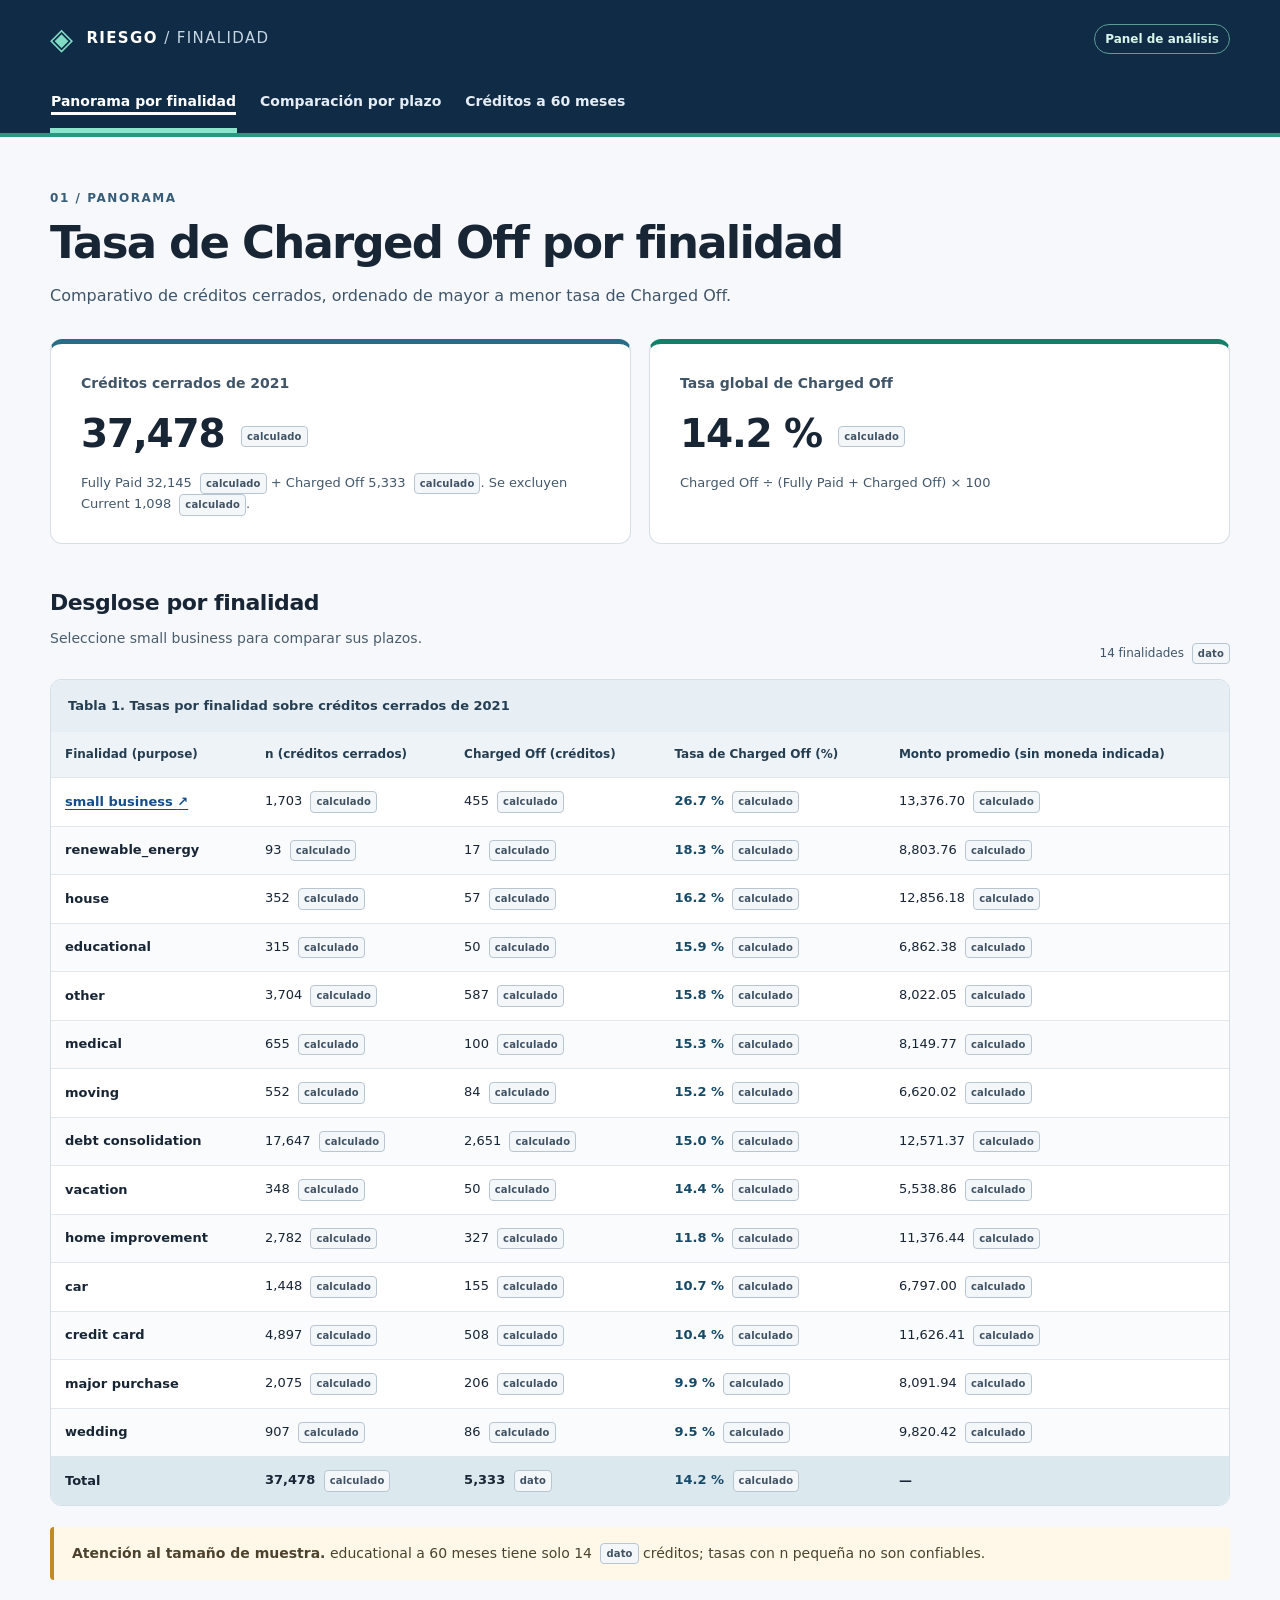
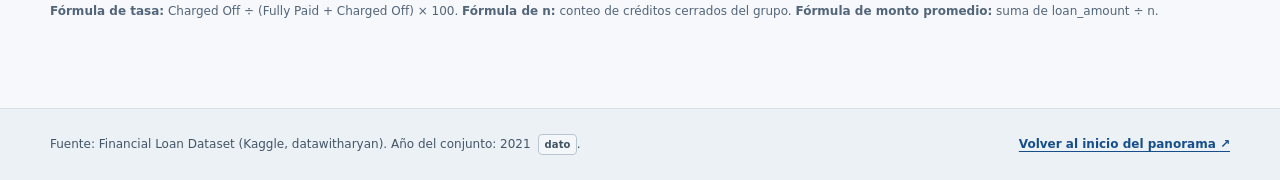
<file: index.html>
<!doctype html>
<html lang="es">
<head>
<meta charset="utf-8">
<meta name="viewport" content="width=device-width, initial-scale=1">
<meta name="description" content="Panel de riesgo por finalidad y plazo de créditos cerrados.">
<title>Tasa de Charged Off por finalidad | Panel de Riesgo por Finalidad</title>
<link rel="stylesheet" href="estilos.css">
</head>
<body>
<a class="saltar" href="#contenido">Saltar al contenido principal</a>
<header id="inicio" class="cabecera"><div class="ancho">
<div class="marca"><span class="marca-simbolo" aria-hidden="true">◈</span><span>RIESGO <span class="marca-fina">/ FINALIDAD</span></span><span class="chip">Panel de análisis</span></div>
<nav aria-label="Navegación principal"><a href="index.html" class="activo" aria-current="page">Panorama por finalidad</a><a href="finalidad.html">Comparación por plazo</a><a href="plazo-60.html">Créditos a 60 meses</a></nav>
</div></header>
<main id="contenido" class="ancho"><div class="contenido"><div class="seccion-etiqueta">01 / Panorama</div><h1>Tasa de Charged Off por finalidad</h1><p class="bajada">Comparativo de créditos cerrados, ordenado de mayor a menor tasa de Charged Off.</p><div class="resumen"><div class="metrica"><span class="metrica-etiqueta">Créditos cerrados de 2021</span><div class="metrica-numero"><span class="valor ">37,478</span> <span class="origen" title="Origen: calculado">calculado</span></div><p>Fully Paid <span class="valor ">32,145</span> <span class="origen" title="Origen: calculado">calculado</span> + Charged Off <span class="valor ">5,333</span> <span class="origen" title="Origen: calculado">calculado</span>. Se excluyen Current <span class="valor ">1,098</span> <span class="origen" title="Origen: calculado">calculado</span>.</p></div><div class="metrica destacada"><span class="metrica-etiqueta">Tasa global de Charged Off</span><div class="metrica-numero"><span class="valor ">14.2 %</span> <span class="origen" title="Origen: calculado">calculado</span></div><p>Charged Off ÷ (Fully Paid + Charged Off) × 100</p></div></div><section aria-labelledby="tabla-finalidades"><div class="seccion-fila"><div><h2 id="tabla-finalidades">Desglose por finalidad</h2><p class="texto-sec">Seleccione small business para comparar sus plazos.</p></div><span class="indicador">14 finalidades  <span class="origen" title="Origen: dato">dato</span></span></div><div class="tabla-scroll tabla-contenedor" role="region" aria-label="Tabla 1. Tasas por finalidad sobre créditos cerrados de 2021" tabindex="0"><table class=""><caption>Tabla 1. Tasas por finalidad sobre créditos cerrados de 2021</caption><thead><tr><th scope="col">Finalidad (purpose)</th><th scope="col">n (créditos cerrados)</th><th scope="col">Charged Off (créditos)</th><th scope="col">Tasa de Charged Off (%)</th><th scope="col">Monto promedio (sin moneda indicada)</th></tr></thead><tbody><tr><th scope="row"><a class="enlace-celda" href="finalidad.html">small business <span aria-hidden="true">↗</span></a></th><td><span class="valor ">1,703</span> <span class="origen" title="Origen: calculado">calculado</span></td><td><span class="valor ">455</span> <span class="origen" title="Origen: calculado">calculado</span></td><td><span class="valor tasa">26.7 %</span> <span class="origen" title="Origen: calculado">calculado</span></td><td><span class="valor ">13,376.70</span> <span class="origen" title="Origen: calculado">calculado</span></td></tr><tr><th scope="row">renewable_energy</th><td><span class="valor ">93</span> <span class="origen" title="Origen: calculado">calculado</span></td><td><span class="valor ">17</span> <span class="origen" title="Origen: calculado">calculado</span></td><td><span class="valor tasa">18.3 %</span> <span class="origen" title="Origen: calculado">calculado</span></td><td><span class="valor ">8,803.76</span> <span class="origen" title="Origen: calculado">calculado</span></td></tr><tr><th scope="row">house</th><td><span class="valor ">352</span> <span class="origen" title="Origen: calculado">calculado</span></td><td><span class="valor ">57</span> <span class="origen" title="Origen: calculado">calculado</span></td><td><span class="valor tasa">16.2 %</span> <span class="origen" title="Origen: calculado">calculado</span></td><td><span class="valor ">12,856.18</span> <span class="origen" title="Origen: calculado">calculado</span></td></tr><tr><th scope="row">educational</th><td><span class="valor ">315</span> <span class="origen" title="Origen: calculado">calculado</span></td><td><span class="valor ">50</span> <span class="origen" title="Origen: calculado">calculado</span></td><td><span class="valor tasa">15.9 %</span> <span class="origen" title="Origen: calculado">calculado</span></td><td><span class="valor ">6,862.38</span> <span class="origen" title="Origen: calculado">calculado</span></td></tr><tr><th scope="row">other</th><td><span class="valor ">3,704</span> <span class="origen" title="Origen: calculado">calculado</span></td><td><span class="valor ">587</span> <span class="origen" title="Origen: calculado">calculado</span></td><td><span class="valor tasa">15.8 %</span> <span class="origen" title="Origen: calculado">calculado</span></td><td><span class="valor ">8,022.05</span> <span class="origen" title="Origen: calculado">calculado</span></td></tr><tr><th scope="row">medical</th><td><span class="valor ">655</span> <span class="origen" title="Origen: calculado">calculado</span></td><td><span class="valor ">100</span> <span class="origen" title="Origen: calculado">calculado</span></td><td><span class="valor tasa">15.3 %</span> <span class="origen" title="Origen: calculado">calculado</span></td><td><span class="valor ">8,149.77</span> <span class="origen" title="Origen: calculado">calculado</span></td></tr><tr><th scope="row">moving</th><td><span class="valor ">552</span> <span class="origen" title="Origen: calculado">calculado</span></td><td><span class="valor ">84</span> <span class="origen" title="Origen: calculado">calculado</span></td><td><span class="valor tasa">15.2 %</span> <span class="origen" title="Origen: calculado">calculado</span></td><td><span class="valor ">6,620.02</span> <span class="origen" title="Origen: calculado">calculado</span></td></tr><tr><th scope="row">debt consolidation</th><td><span class="valor ">17,647</span> <span class="origen" title="Origen: calculado">calculado</span></td><td><span class="valor ">2,651</span> <span class="origen" title="Origen: calculado">calculado</span></td><td><span class="valor tasa">15.0 %</span> <span class="origen" title="Origen: calculado">calculado</span></td><td><span class="valor ">12,571.37</span> <span class="origen" title="Origen: calculado">calculado</span></td></tr><tr><th scope="row">vacation</th><td><span class="valor ">348</span> <span class="origen" title="Origen: calculado">calculado</span></td><td><span class="valor ">50</span> <span class="origen" title="Origen: calculado">calculado</span></td><td><span class="valor tasa">14.4 %</span> <span class="origen" title="Origen: calculado">calculado</span></td><td><span class="valor ">5,538.86</span> <span class="origen" title="Origen: calculado">calculado</span></td></tr><tr><th scope="row">home improvement</th><td><span class="valor ">2,782</span> <span class="origen" title="Origen: calculado">calculado</span></td><td><span class="valor ">327</span> <span class="origen" title="Origen: calculado">calculado</span></td><td><span class="valor tasa">11.8 %</span> <span class="origen" title="Origen: calculado">calculado</span></td><td><span class="valor ">11,376.44</span> <span class="origen" title="Origen: calculado">calculado</span></td></tr><tr><th scope="row">car</th><td><span class="valor ">1,448</span> <span class="origen" title="Origen: calculado">calculado</span></td><td><span class="valor ">155</span> <span class="origen" title="Origen: calculado">calculado</span></td><td><span class="valor tasa">10.7 %</span> <span class="origen" title="Origen: calculado">calculado</span></td><td><span class="valor ">6,797.00</span> <span class="origen" title="Origen: calculado">calculado</span></td></tr><tr><th scope="row">credit card</th><td><span class="valor ">4,897</span> <span class="origen" title="Origen: calculado">calculado</span></td><td><span class="valor ">508</span> <span class="origen" title="Origen: calculado">calculado</span></td><td><span class="valor tasa">10.4 %</span> <span class="origen" title="Origen: calculado">calculado</span></td><td><span class="valor ">11,626.41</span> <span class="origen" title="Origen: calculado">calculado</span></td></tr><tr><th scope="row">major purchase</th><td><span class="valor ">2,075</span> <span class="origen" title="Origen: calculado">calculado</span></td><td><span class="valor ">206</span> <span class="origen" title="Origen: calculado">calculado</span></td><td><span class="valor tasa">9.9 %</span> <span class="origen" title="Origen: calculado">calculado</span></td><td><span class="valor ">8,091.94</span> <span class="origen" title="Origen: calculado">calculado</span></td></tr><tr><th scope="row">wedding</th><td><span class="valor ">907</span> <span class="origen" title="Origen: calculado">calculado</span></td><td><span class="valor ">86</span> <span class="origen" title="Origen: calculado">calculado</span></td><td><span class="valor tasa">9.5 %</span> <span class="origen" title="Origen: calculado">calculado</span></td><td><span class="valor ">9,820.42</span> <span class="origen" title="Origen: calculado">calculado</span></td></tr><tr class="fila-total"><th scope="row">Total</th><td><span class="valor ">37,478</span> <span class="origen" title="Origen: calculado">calculado</span></td><td><span class="valor ">5,333</span> <span class="origen" title="Origen: dato">dato</span></td><td><span class="valor tasa">14.2 %</span> <span class="origen" title="Origen: calculado">calculado</span></td><td>—</td></tr></tbody></table></div><p class="advertencia"><strong>Atención al tamaño de muestra.</strong> educational a 60 meses tiene solo <span class="valor ">14</span> <span class="origen" title="Origen: dato">dato</span> créditos; tasas con n pequeña no son confiables.</p><p class="formula"><strong>Fórmula de tasa:</strong> Charged Off ÷ (Fully Paid + Charged Off) × 100. <strong>Fórmula de n:</strong> conteo de créditos cerrados del grupo. <strong>Fórmula de monto promedio:</strong> suma de loan_amount ÷ n.</p></section></div></main>
<footer class="pie"><div class="ancho"><span>Fuente: Financial Loan Dataset (Kaggle, datawitharyan). Año del conjunto: <span class="valor ">2021</span> <span class="origen" title="Origen: dato">dato</span>.</span><a href="#inicio">Volver al inicio del panorama <span aria-hidden="true">↗</span></a></div></footer>
</body></html>
</file>
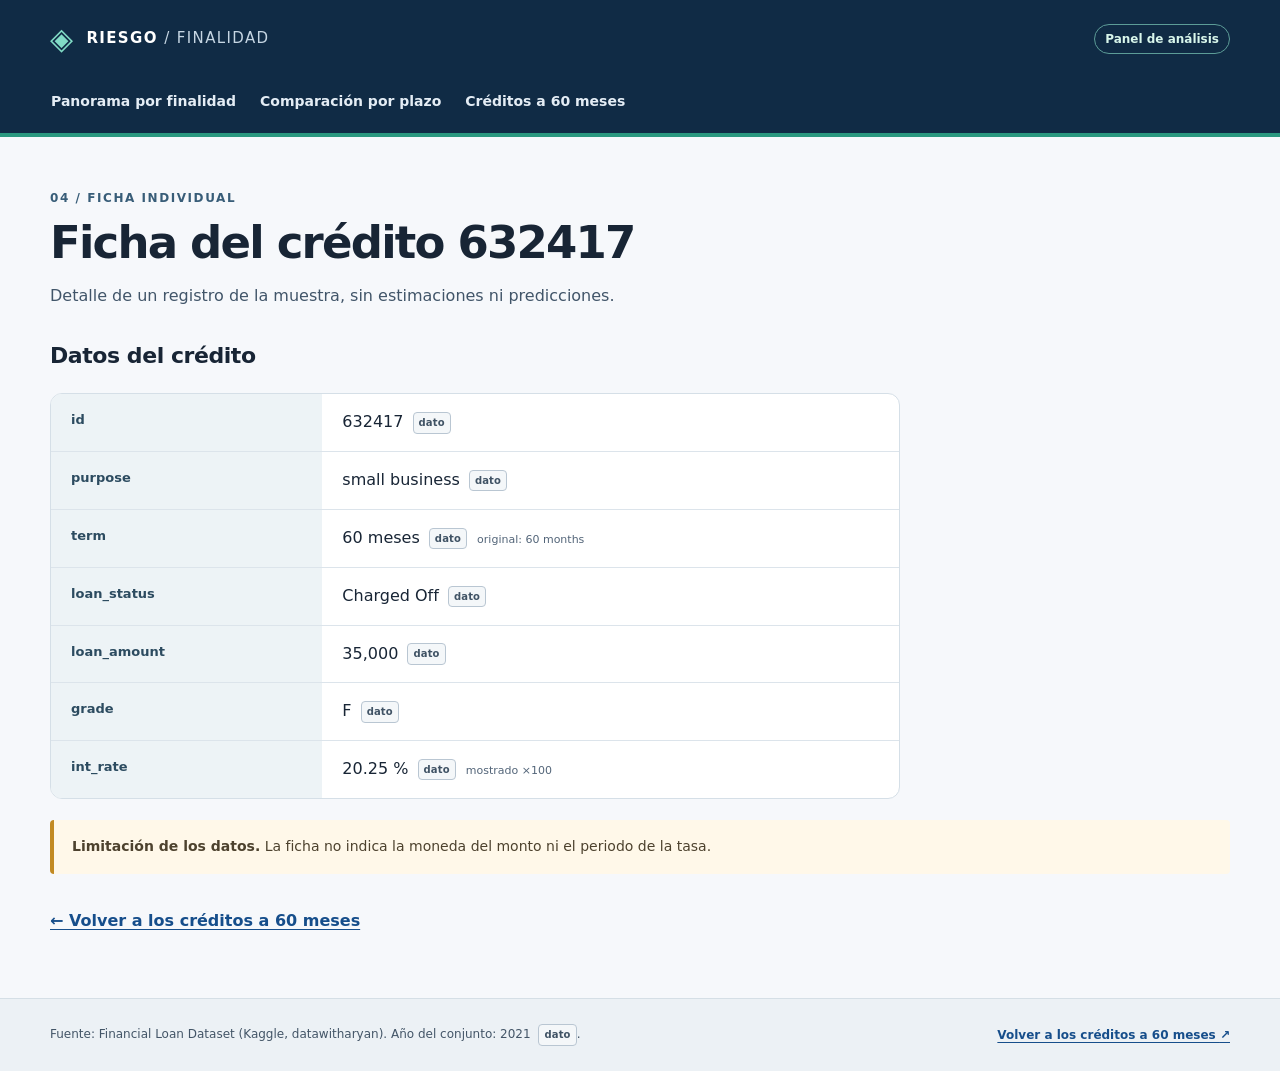
<file: credito.html>
<!doctype html>
<html lang="es">
<head>
<meta charset="utf-8">
<meta name="viewport" content="width=device-width, initial-scale=1">
<meta name="description" content="Panel de riesgo por finalidad y plazo de créditos cerrados.">
<title>Ficha del crédito 632417 | Panel de Riesgo por Finalidad</title>
<link rel="stylesheet" href="estilos.css">
</head>
<body>
<a class="saltar" href="#contenido">Saltar al contenido principal</a>
<header id="inicio" class="cabecera"><div class="ancho">
<div class="marca"><span class="marca-simbolo" aria-hidden="true">◈</span><span>RIESGO <span class="marca-fina">/ FINALIDAD</span></span><span class="chip">Panel de análisis</span></div>
<nav aria-label="Navegación principal"><a href="index.html">Panorama por finalidad</a><a href="finalidad.html">Comparación por plazo</a><a href="plazo-60.html">Créditos a 60 meses</a></nav>
</div></header>
<main id="contenido" class="ancho"><div class="contenido"><div class="seccion-etiqueta">04 / Ficha individual</div><h1>Ficha del crédito 632417</h1><p class="bajada">Detalle de un registro de la muestra, sin estimaciones ni predicciones.</p><section aria-labelledby="ficha"><h2 id="ficha">Datos del crédito</h2><dl class="ficha"><div><dt>id</dt><dd><span class="valor ">632417</span> <span class="origen" title="Origen: dato">dato</span></dd></div><div><dt>purpose</dt><dd>small business <span class="origen" title="Origen: dato">dato</span></dd></div><div><dt>term</dt><dd>60 meses <span class="origen" title="Origen: dato">dato</span> <span class="conversion">original: 60 months</span></dd></div><div><dt>loan_status</dt><dd>Charged Off <span class="origen" title="Origen: dato">dato</span></dd></div><div><dt>loan_amount</dt><dd><span class="valor ">35,000</span> <span class="origen" title="Origen: dato">dato</span></dd></div><div><dt>grade</dt><dd>F <span class="origen" title="Origen: dato">dato</span></dd></div><div><dt>int_rate</dt><dd><span class="valor ">20.25 %</span> <span class="origen" title="Origen: dato">dato</span> <span class="conversion">mostrado ×100</span></dd></div></dl><p class="advertencia"><strong>Limitación de los datos.</strong> La ficha no indica la moneda del monto ni el periodo de la tasa.</p></section><div class="regreso"><a href="plazo-60.html">← Volver a los créditos a 60 meses</a></div></div></main>
<footer class="pie"><div class="ancho"><span>Fuente: Financial Loan Dataset (Kaggle, datawitharyan). Año del conjunto: <span class="valor ">2021</span> <span class="origen" title="Origen: dato">dato</span>.</span><a href="plazo-60.html">Volver a los créditos a 60 meses <span aria-hidden="true">↗</span></a></div></footer>
</body></html>
</file>
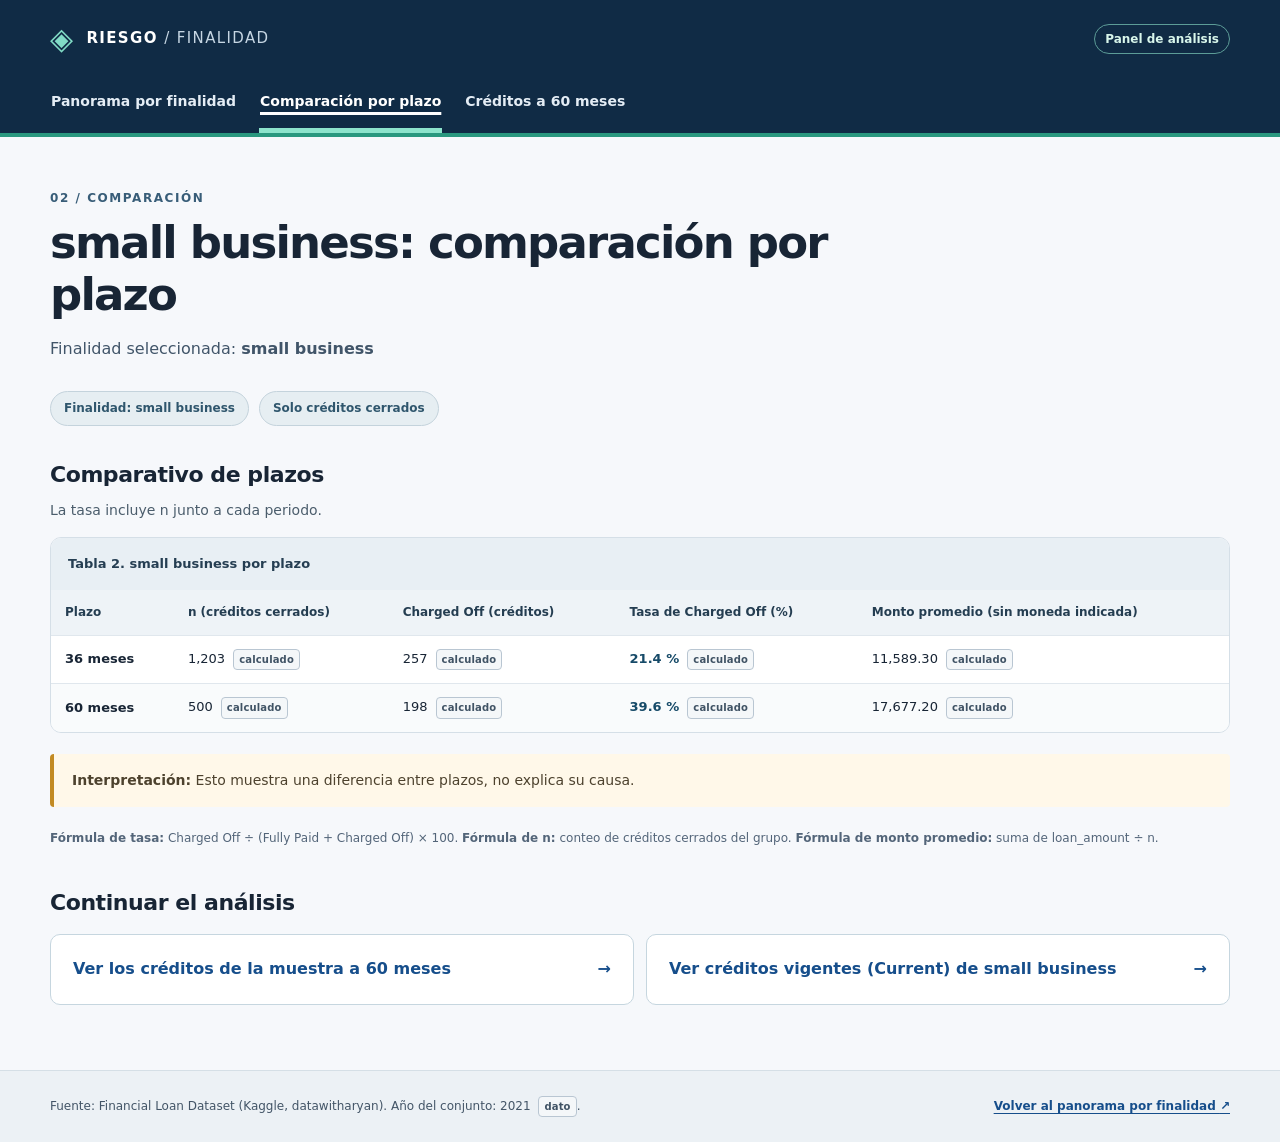
<file: finalidad.html>
<!doctype html>
<html lang="es">
<head>
<meta charset="utf-8">
<meta name="viewport" content="width=device-width, initial-scale=1">
<meta name="description" content="Panel de riesgo por finalidad y plazo de créditos cerrados.">
<title>small business: comparación por plazo | Panel de Riesgo por Finalidad</title>
<link rel="stylesheet" href="estilos.css">
</head>
<body>
<a class="saltar" href="#contenido">Saltar al contenido principal</a>
<header id="inicio" class="cabecera"><div class="ancho">
<div class="marca"><span class="marca-simbolo" aria-hidden="true">◈</span><span>RIESGO <span class="marca-fina">/ FINALIDAD</span></span><span class="chip">Panel de análisis</span></div>
<nav aria-label="Navegación principal"><a href="index.html">Panorama por finalidad</a><a href="finalidad.html" class="activo" aria-current="page">Comparación por plazo</a><a href="plazo-60.html">Créditos a 60 meses</a></nav>
</div></header>
<main id="contenido" class="ancho"><div class="contenido"><div class="seccion-etiqueta">02 / Comparación</div><h1>small business: comparación por plazo</h1><p class="bajada">Finalidad seleccionada: <strong>small business</strong></p><div class="pildoras"><span class="pildora">Finalidad: small business</span><span class="pildora">Solo créditos cerrados</span></div><section aria-labelledby="titulo-plazo"><h2 id="titulo-plazo">Comparativo de plazos</h2><p class="texto-sec">La tasa incluye n junto a cada periodo.</p><div class="tabla-scroll" role="region" aria-label="Tabla 2. small business por plazo" tabindex="0"><table class=""><caption>Tabla 2. small business por plazo</caption><thead><tr><th scope="col">Plazo</th><th scope="col">n (créditos cerrados)</th><th scope="col">Charged Off (créditos)</th><th scope="col">Tasa de Charged Off (%)</th><th scope="col">Monto promedio (sin moneda indicada)</th></tr></thead><tbody><tr><th scope="row">36 meses</th><td><span class="valor ">1,203</span> <span class="origen" title="Origen: calculado">calculado</span></td><td><span class="valor ">257</span> <span class="origen" title="Origen: calculado">calculado</span></td><td><span class="valor tasa">21.4 %</span> <span class="origen" title="Origen: calculado">calculado</span></td><td><span class="valor ">11,589.30</span> <span class="origen" title="Origen: calculado">calculado</span></td></tr><tr><th scope="row">60 meses</th><td><span class="valor ">500</span> <span class="origen" title="Origen: calculado">calculado</span></td><td><span class="valor ">198</span> <span class="origen" title="Origen: calculado">calculado</span></td><td><span class="valor tasa">39.6 %</span> <span class="origen" title="Origen: calculado">calculado</span></td><td><span class="valor ">17,677.20</span> <span class="origen" title="Origen: calculado">calculado</span></td></tr></tbody></table></div><p class="advertencia"><strong>Interpretación:</strong> Esto muestra una diferencia entre plazos, no explica su causa.</p><p class="formula"><strong>Fórmula de tasa:</strong> Charged Off ÷ (Fully Paid + Charged Off) × 100. <strong>Fórmula de n:</strong> conteo de créditos cerrados del grupo. <strong>Fórmula de monto promedio:</strong> suma de loan_amount ÷ n.</p></section><section class="acciones" aria-labelledby="siguientes"><h2 id="siguientes">Continuar el análisis</h2><div class="enlaces-tarjeta"><a href="plazo-60.html"><span>Ver los créditos de la muestra a 60 meses</span><span aria-hidden="true">→</span></a><a href="sin-resultados.html"><span>Ver créditos vigentes (Current) de small business</span><span aria-hidden="true">→</span></a></div></section></div></main>
<footer class="pie"><div class="ancho"><span>Fuente: Financial Loan Dataset (Kaggle, datawitharyan). Año del conjunto: <span class="valor ">2021</span> <span class="origen" title="Origen: dato">dato</span>.</span><a href="index.html">Volver al panorama por finalidad <span aria-hidden="true">↗</span></a></div></footer>
</body></html>
</file>
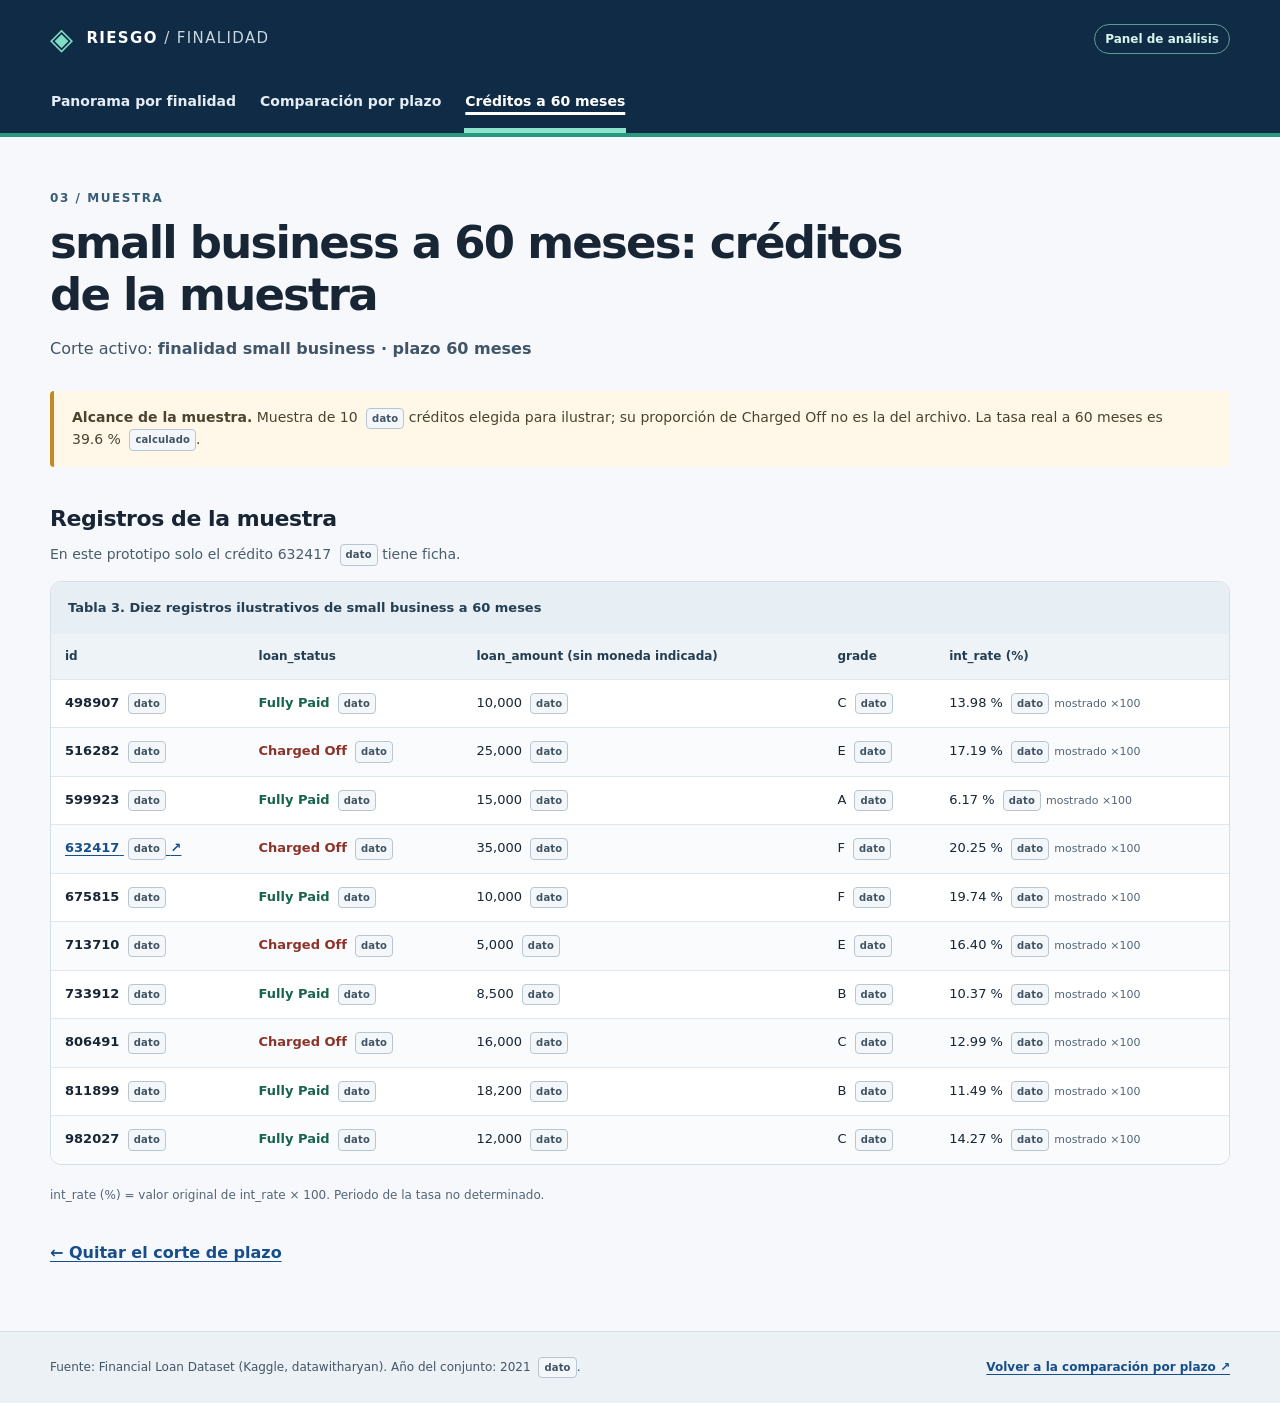
<file: plazo-60.html>
<!doctype html>
<html lang="es">
<head>
<meta charset="utf-8">
<meta name="viewport" content="width=device-width, initial-scale=1">
<meta name="description" content="Panel de riesgo por finalidad y plazo de créditos cerrados.">
<title>small business a 60 meses: créditos de la muestra | Panel de Riesgo por Finalidad</title>
<link rel="stylesheet" href="estilos.css">
</head>
<body>
<a class="saltar" href="#contenido">Saltar al contenido principal</a>
<header id="inicio" class="cabecera"><div class="ancho">
<div class="marca"><span class="marca-simbolo" aria-hidden="true">◈</span><span>RIESGO <span class="marca-fina">/ FINALIDAD</span></span><span class="chip">Panel de análisis</span></div>
<nav aria-label="Navegación principal"><a href="index.html">Panorama por finalidad</a><a href="finalidad.html">Comparación por plazo</a><a href="plazo-60.html" class="activo" aria-current="page">Créditos a 60 meses</a></nav>
</div></header>
<main id="contenido" class="ancho"><div class="contenido"><div class="seccion-etiqueta">03 / Muestra</div><h1>small business a 60 meses: créditos de la muestra</h1><p class="bajada">Corte activo: <strong>finalidad small business · plazo 60 meses</strong></p><div class="advertencia importante"><strong>Alcance de la muestra.</strong> Muestra de <span class="valor ">10</span> <span class="origen" title="Origen: dato">dato</span> créditos elegida para ilustrar; su proporción de Charged Off no es la del archivo. La tasa real a 60 meses es <span class="valor ">39.6 %</span> <span class="origen" title="Origen: calculado">calculado</span>.</div><section aria-labelledby="titulo-creditos"><h2 id="titulo-creditos">Registros de la muestra</h2><p class="texto-sec">En este prototipo solo el crédito <span class="valor ">632417</span> <span class="origen" title="Origen: dato">dato</span> tiene ficha.</p><div class="tabla-scroll" role="region" aria-label="Tabla 3. Diez registros ilustrativos de small business a 60 meses" tabindex="0"><table class=""><caption>Tabla 3. Diez registros ilustrativos de small business a 60 meses</caption><thead><tr><th scope="col">id</th><th scope="col">loan_status</th><th scope="col">loan_amount (sin moneda indicada)</th><th scope="col">grade</th><th scope="col">int_rate (%)</th></tr></thead><tbody><tr><th scope="row"><span class="valor ">498907</span> <span class="origen" title="Origen: dato">dato</span></th><td><span class="estado pagado">Fully Paid</span> <span class="origen" title="Origen: dato">dato</span></td><td><span class="valor ">10,000</span> <span class="origen" title="Origen: dato">dato</span></td><td>C <span class="origen" title="Origen: dato">dato</span></td><td><span class="valor ">13.98 %</span> <span class="origen" title="Origen: dato">dato</span><span class="conversion">mostrado ×100</span></td></tr><tr><th scope="row"><span class="valor ">516282</span> <span class="origen" title="Origen: dato">dato</span></th><td><span class="estado fallido">Charged Off</span> <span class="origen" title="Origen: dato">dato</span></td><td><span class="valor ">25,000</span> <span class="origen" title="Origen: dato">dato</span></td><td>E <span class="origen" title="Origen: dato">dato</span></td><td><span class="valor ">17.19 %</span> <span class="origen" title="Origen: dato">dato</span><span class="conversion">mostrado ×100</span></td></tr><tr><th scope="row"><span class="valor ">599923</span> <span class="origen" title="Origen: dato">dato</span></th><td><span class="estado pagado">Fully Paid</span> <span class="origen" title="Origen: dato">dato</span></td><td><span class="valor ">15,000</span> <span class="origen" title="Origen: dato">dato</span></td><td>A <span class="origen" title="Origen: dato">dato</span></td><td><span class="valor ">6.17 %</span> <span class="origen" title="Origen: dato">dato</span><span class="conversion">mostrado ×100</span></td></tr><tr><th scope="row"><a class="enlace-celda" href="credito.html"><span class="valor ">632417</span> <span class="origen" title="Origen: dato">dato</span> <span aria-hidden="true">↗</span></a></th><td><span class="estado fallido">Charged Off</span> <span class="origen" title="Origen: dato">dato</span></td><td><span class="valor ">35,000</span> <span class="origen" title="Origen: dato">dato</span></td><td>F <span class="origen" title="Origen: dato">dato</span></td><td><span class="valor ">20.25 %</span> <span class="origen" title="Origen: dato">dato</span><span class="conversion">mostrado ×100</span></td></tr><tr><th scope="row"><span class="valor ">675815</span> <span class="origen" title="Origen: dato">dato</span></th><td><span class="estado pagado">Fully Paid</span> <span class="origen" title="Origen: dato">dato</span></td><td><span class="valor ">10,000</span> <span class="origen" title="Origen: dato">dato</span></td><td>F <span class="origen" title="Origen: dato">dato</span></td><td><span class="valor ">19.74 %</span> <span class="origen" title="Origen: dato">dato</span><span class="conversion">mostrado ×100</span></td></tr><tr><th scope="row"><span class="valor ">713710</span> <span class="origen" title="Origen: dato">dato</span></th><td><span class="estado fallido">Charged Off</span> <span class="origen" title="Origen: dato">dato</span></td><td><span class="valor ">5,000</span> <span class="origen" title="Origen: dato">dato</span></td><td>E <span class="origen" title="Origen: dato">dato</span></td><td><span class="valor ">16.40 %</span> <span class="origen" title="Origen: dato">dato</span><span class="conversion">mostrado ×100</span></td></tr><tr><th scope="row"><span class="valor ">733912</span> <span class="origen" title="Origen: dato">dato</span></th><td><span class="estado pagado">Fully Paid</span> <span class="origen" title="Origen: dato">dato</span></td><td><span class="valor ">8,500</span> <span class="origen" title="Origen: dato">dato</span></td><td>B <span class="origen" title="Origen: dato">dato</span></td><td><span class="valor ">10.37 %</span> <span class="origen" title="Origen: dato">dato</span><span class="conversion">mostrado ×100</span></td></tr><tr><th scope="row"><span class="valor ">806491</span> <span class="origen" title="Origen: dato">dato</span></th><td><span class="estado fallido">Charged Off</span> <span class="origen" title="Origen: dato">dato</span></td><td><span class="valor ">16,000</span> <span class="origen" title="Origen: dato">dato</span></td><td>C <span class="origen" title="Origen: dato">dato</span></td><td><span class="valor ">12.99 %</span> <span class="origen" title="Origen: dato">dato</span><span class="conversion">mostrado ×100</span></td></tr><tr><th scope="row"><span class="valor ">811899</span> <span class="origen" title="Origen: dato">dato</span></th><td><span class="estado pagado">Fully Paid</span> <span class="origen" title="Origen: dato">dato</span></td><td><span class="valor ">18,200</span> <span class="origen" title="Origen: dato">dato</span></td><td>B <span class="origen" title="Origen: dato">dato</span></td><td><span class="valor ">11.49 %</span> <span class="origen" title="Origen: dato">dato</span><span class="conversion">mostrado ×100</span></td></tr><tr><th scope="row"><span class="valor ">982027</span> <span class="origen" title="Origen: dato">dato</span></th><td><span class="estado pagado">Fully Paid</span> <span class="origen" title="Origen: dato">dato</span></td><td><span class="valor ">12,000</span> <span class="origen" title="Origen: dato">dato</span></td><td>C <span class="origen" title="Origen: dato">dato</span></td><td><span class="valor ">14.27 %</span> <span class="origen" title="Origen: dato">dato</span><span class="conversion">mostrado ×100</span></td></tr></tbody></table></div><p class="formula">int_rate (%) = valor original de int_rate × 100. Periodo de la tasa no determinado.</p></section><div class="regreso"><a href="finalidad.html">← Quitar el corte de plazo</a></div></div></main>
<footer class="pie"><div class="ancho"><span>Fuente: Financial Loan Dataset (Kaggle, datawitharyan). Año del conjunto: <span class="valor ">2021</span> <span class="origen" title="Origen: dato">dato</span>.</span><a href="finalidad.html">Volver a la comparación por plazo <span aria-hidden="true">↗</span></a></div></footer>
</body></html>
</file>
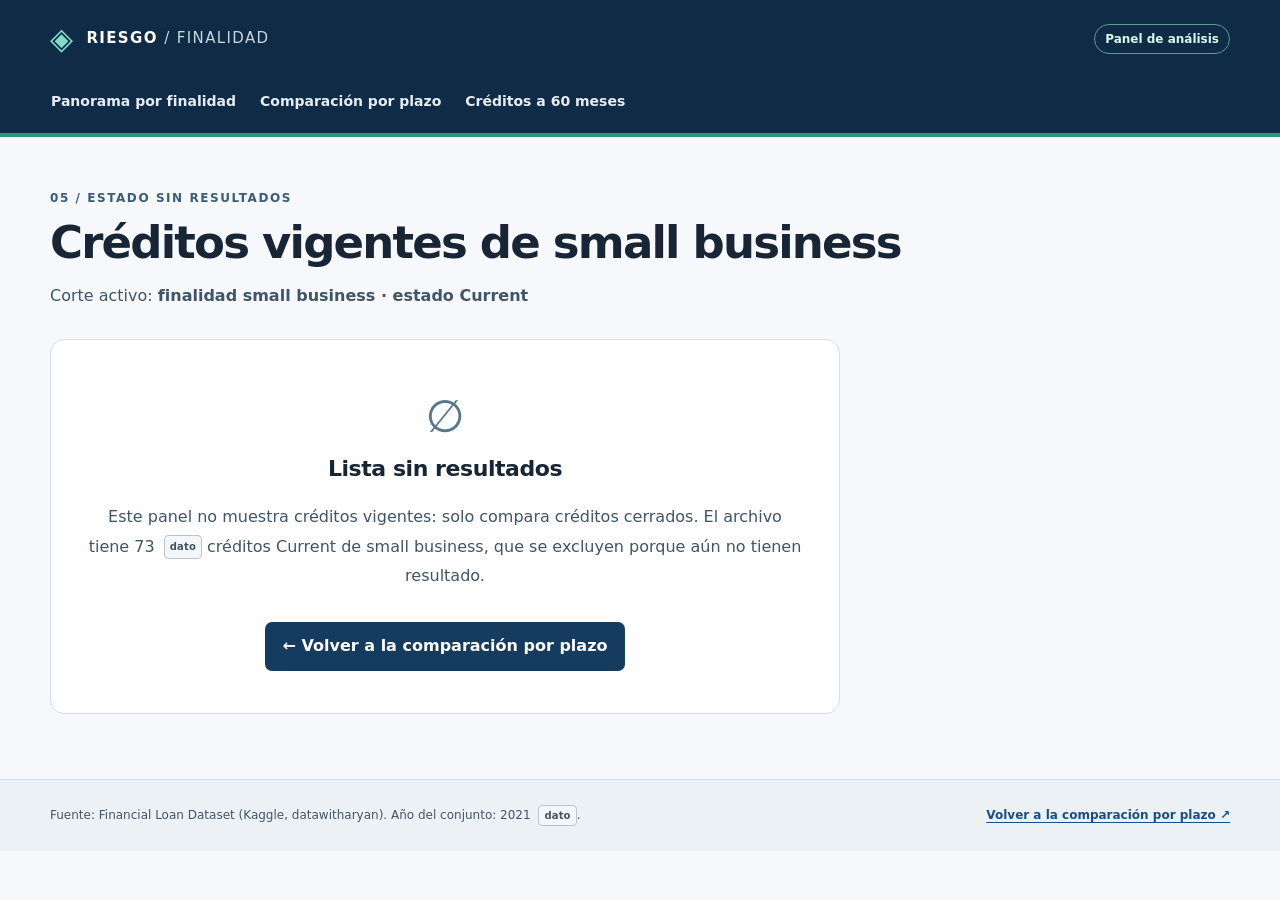
<file: sin-resultados.html>
<!doctype html>
<html lang="es">
<head>
<meta charset="utf-8">
<meta name="viewport" content="width=device-width, initial-scale=1">
<meta name="description" content="Panel de riesgo por finalidad y plazo de créditos cerrados.">
<title>Créditos vigentes de small business | Panel de Riesgo por Finalidad</title>
<link rel="stylesheet" href="estilos.css">
</head>
<body>
<a class="saltar" href="#contenido">Saltar al contenido principal</a>
<header id="inicio" class="cabecera"><div class="ancho">
<div class="marca"><span class="marca-simbolo" aria-hidden="true">◈</span><span>RIESGO <span class="marca-fina">/ FINALIDAD</span></span><span class="chip">Panel de análisis</span></div>
<nav aria-label="Navegación principal"><a href="index.html">Panorama por finalidad</a><a href="finalidad.html">Comparación por plazo</a><a href="plazo-60.html">Créditos a 60 meses</a></nav>
</div></header>
<main id="contenido" class="ancho"><div class="contenido"><div class="seccion-etiqueta">05 / Estado sin resultados</div><h1>Créditos vigentes de small business</h1><p class="bajada">Corte activo: <strong>finalidad small business · estado Current</strong></p><section class="vacio" aria-labelledby="sin-datos"><div class="icono-vacio" aria-hidden="true">∅</div><h2 id="sin-datos">Lista sin resultados</h2><p>Este panel no muestra créditos vigentes: solo compara créditos cerrados. El archivo tiene <span class="valor ">73</span> <span class="origen" title="Origen: dato">dato</span> créditos Current de small business, que se excluyen porque aún no tienen resultado.</p><a class="boton" href="finalidad.html">← Volver a la comparación por plazo</a></section></div></main>
<footer class="pie"><div class="ancho"><span>Fuente: Financial Loan Dataset (Kaggle, datawitharyan). Año del conjunto: <span class="valor ">2021</span> <span class="origen" title="Origen: dato">dato</span>.</span><a href="finalidad.html">Volver a la comparación por plazo <span aria-hidden="true">↗</span></a></div></footer>
</body></html>
</file>
<file: estilos.css>
/* Panel de Riesgo por Finalidad · estilos compartidos sin dependencias */
:root{font-family:system-ui,-apple-system,BlinkMacSystemFont,"Segoe UI",sans-serif;color:#182535;background:#f6f8fb;font-synthesis:none;line-height:1.55}
*{box-sizing:border-box}html{scroll-behavior:smooth}body{margin:0;min-width:0}a{color:#164e8b;text-underline-offset:3px}a:hover{color:#063261}a:focus-visible,[tabindex="0"]:focus-visible{outline:3px solid #e6a634;outline-offset:3px;border-radius:2px}.ancho{width:min(1180px,calc(100% - 40px));margin-inline:auto}.cabecera{background:#102b45;color:#fff;border-bottom:4px solid #2a987f}.marca{display:flex;gap:12px;align-items:center;min-height:78px;font-size:15px;letter-spacing:.09em;font-weight:800}.marca-simbolo{font-size:30px;color:#81dcc6}.marca-fina{font-weight:400;color:#c6d6e3}.chip{letter-spacing:0;font-size:12px;font-weight:600;color:#d8f6eb;padding:5px 10px;border:1px solid #5c9c97;border-radius:99px;margin-left:auto}.cabecera nav{display:flex;gap:22px;align-items:stretch;flex-wrap:wrap}.cabecera nav a{color:#e4edf5;text-decoration:none;padding:13px 1px 15px;display:inline-block;border-bottom:5px solid transparent;font-size:14px;font-weight:550}.cabecera nav a:hover{text-decoration:underline}.cabecera nav a.activo{color:white;border-color:#8de4cc;font-weight:800;text-decoration:underline;text-decoration-thickness:3px;text-underline-offset:6px}.saltar{position:absolute;left:10px;top:-100px;background:#fff;z-index:10;padding:12px}.saltar:focus{top:8px}.contenido{padding:52px 0 65px;min-height:65vh}.seccion-etiqueta{font-size:12px;letter-spacing:.13em;text-transform:uppercase;font-weight:800;color:#385d78;margin-bottom:10px}h1{font-size:clamp(28px,4vw,45px);letter-spacing:-.04em;line-height:1.16;max-width:900px;margin:0 0 15px}h2{font-size:22px;letter-spacing:-.02em;margin:0 0 8px}.bajada{color:#415569;max-width:760px;margin:0 0 30px;font-size:16px}.resumen{display:grid;grid-template-columns:1fr 1fr;gap:18px;margin:30px 0 42px}.metrica{padding:27px 30px;background:#fff;border:1px solid #d6dee6;border-radius:12px;border-top:5px solid #286d88}.metrica.destacada{border-top-color:#157e68}.metrica-etiqueta{font-size:14px;font-weight:750;color:#415569}.metrica-numero{font-size:clamp(29px,4vw,39px);font-weight:850;letter-spacing:-.03em;margin:8px 0}.metrica p{font-size:13px;color:#44586c;margin:0}.origen{display:inline-block;vertical-align:middle;color:#405365;font-size:10px;font-weight:650;letter-spacing:.015em;padding:2px 5px;border:1px solid #b9c6d2;border-radius:4px;margin-left:4px;white-space:nowrap;background:#f4f7f9}.valor{font-variant-numeric:tabular-nums;white-space:nowrap}.tasa{font-weight:800;color:#164a68}.seccion-fila{display:flex;align-items:end;justify-content:space-between;gap:16px;margin:0 0 15px}.texto-sec{margin:0 0 15px;color:#4b5d6c;font-size:14px}.indicador{font-size:12px;color:#415569;white-space:nowrap}.tabla-scroll{max-width:100%;overflow-x:auto;border:1px solid #d5dfe7;border-radius:11px;background:#fff;margin-bottom:15px;overscroll-behavior-x:contain}table{width:100%;border-collapse:collapse;min-width:720px;font-size:13px;text-align:left}caption{text-align:left;padding:16px 17px;background:#e8eff4;color:#253e52;font-weight:750;font-size:13px}thead th{font-size:12px;background:#eef3f7;color:#243d51;font-weight:800;white-space:normal}th,td{padding:13px 14px;border-bottom:1px solid #e0e7ed;vertical-align:middle}tbody th{font-weight:650;white-space:nowrap}tbody tr:nth-child(even){background:#f9fbfc}tbody tr:hover{background:#eff7f8}tbody tr:last-child th,tbody tr:last-child td{border-bottom:0}.fila-total{background:#dbe9ef!important;font-weight:850}.enlace-celda{font-weight:850}.advertencia{background:#fff8e9;border-left:4px solid #c28a22;padding:16px 18px;border-radius:4px;color:#4d422e;font-size:14px;margin:21px 0}.importante{margin:26px 0 35px}.formula{font-size:12px;color:#536579;line-height:1.8;margin:20px 0}.pildoras{display:flex;gap:10px;flex-wrap:wrap;margin:0 0 32px}.pildora{background:#e6eef2;border:1px solid #c4d3dc;color:#2f566d;border-radius:30px;padding:7px 13px;font-weight:750;font-size:12px}.acciones{margin-top:36px}.enlaces-tarjeta{display:grid;grid-template-columns:1fr 1fr;gap:12px;margin-top:14px}.enlaces-tarjeta a{display:flex;justify-content:space-between;gap:20px;padding:22px;border:1px solid #c6d6df;background:white;border-radius:10px;font-weight:750;text-decoration:none}.enlaces-tarjeta a:hover{text-decoration:underline;border-color:#246b89}.estado{white-space:nowrap;font-weight:700}.fallido{color:#8d3229}.pagado{color:#18644e}.conversion{display:inline-block;color:#536579;font-size:11px;margin-left:5px;white-space:nowrap}.regreso{margin-top:35px;font-weight:750}.ficha{background:white;border:1px solid #d5dfe7;border-radius:12px;overflow:hidden;margin-top:20px;max-width:850px}.ficha>div{display:grid;grid-template-columns:minmax(120px,32%) 1fr;border-bottom:1px solid #dce4eb}.ficha>div:last-child{border-bottom:0}.ficha dt,.ficha dd{padding:16px 20px;margin:0}.ficha dt{background:#edf3f6;font-size:13px;font-weight:800;color:#2c4b60}.ficha dd{overflow-wrap:anywhere}.vacio{max-width:790px;text-align:center;background:#fff;border:1px solid #d5dfe7;border-radius:14px;padding:42px 35px;margin-top:28px}.icono-vacio{font-size:45px;color:#57778d}.vacio p{color:#405568;line-height:1.85}.boton{display:inline-block;background:#153c5e;color:#fff;padding:12px 18px;margin-top:15px;border-radius:7px;font-weight:750;text-decoration:none}.boton:hover{background:#245879;color:#fff}.pie{border-top:1px solid #d5dfe6;background:#ecf1f5;font-size:12px;color:#435567}.pie .ancho{display:flex;gap:16px;justify-content:space-between;align-items:center;flex-wrap:wrap;padding-top:25px;padding-bottom:25px}.pie a{font-weight:750}@media(max-width:640px){.ancho{width:calc(100% - 28px)}.marca{min-height:65px;font-size:12px;gap:7px}.marca-simbolo{font-size:25px}.chip{display:none}.cabecera nav{gap:10px}.cabecera nav a{font-size:12px;padding:10px 0;line-height:1.35}.contenido{padding:35px 0 50px}.resumen,.enlaces-tarjeta{grid-template-columns:1fr}.metrica{padding:20px}.seccion-fila{align-items:start;flex-direction:column}.ficha>div{grid-template-columns:110px 1fr}.ficha dt,.ficha dd{padding:13px 10px}.vacio{padding:28px 16px}.pie .ancho{align-items:start;flex-direction:column}}

.tabla-contenedor { overflow-x: auto; }
</file>
